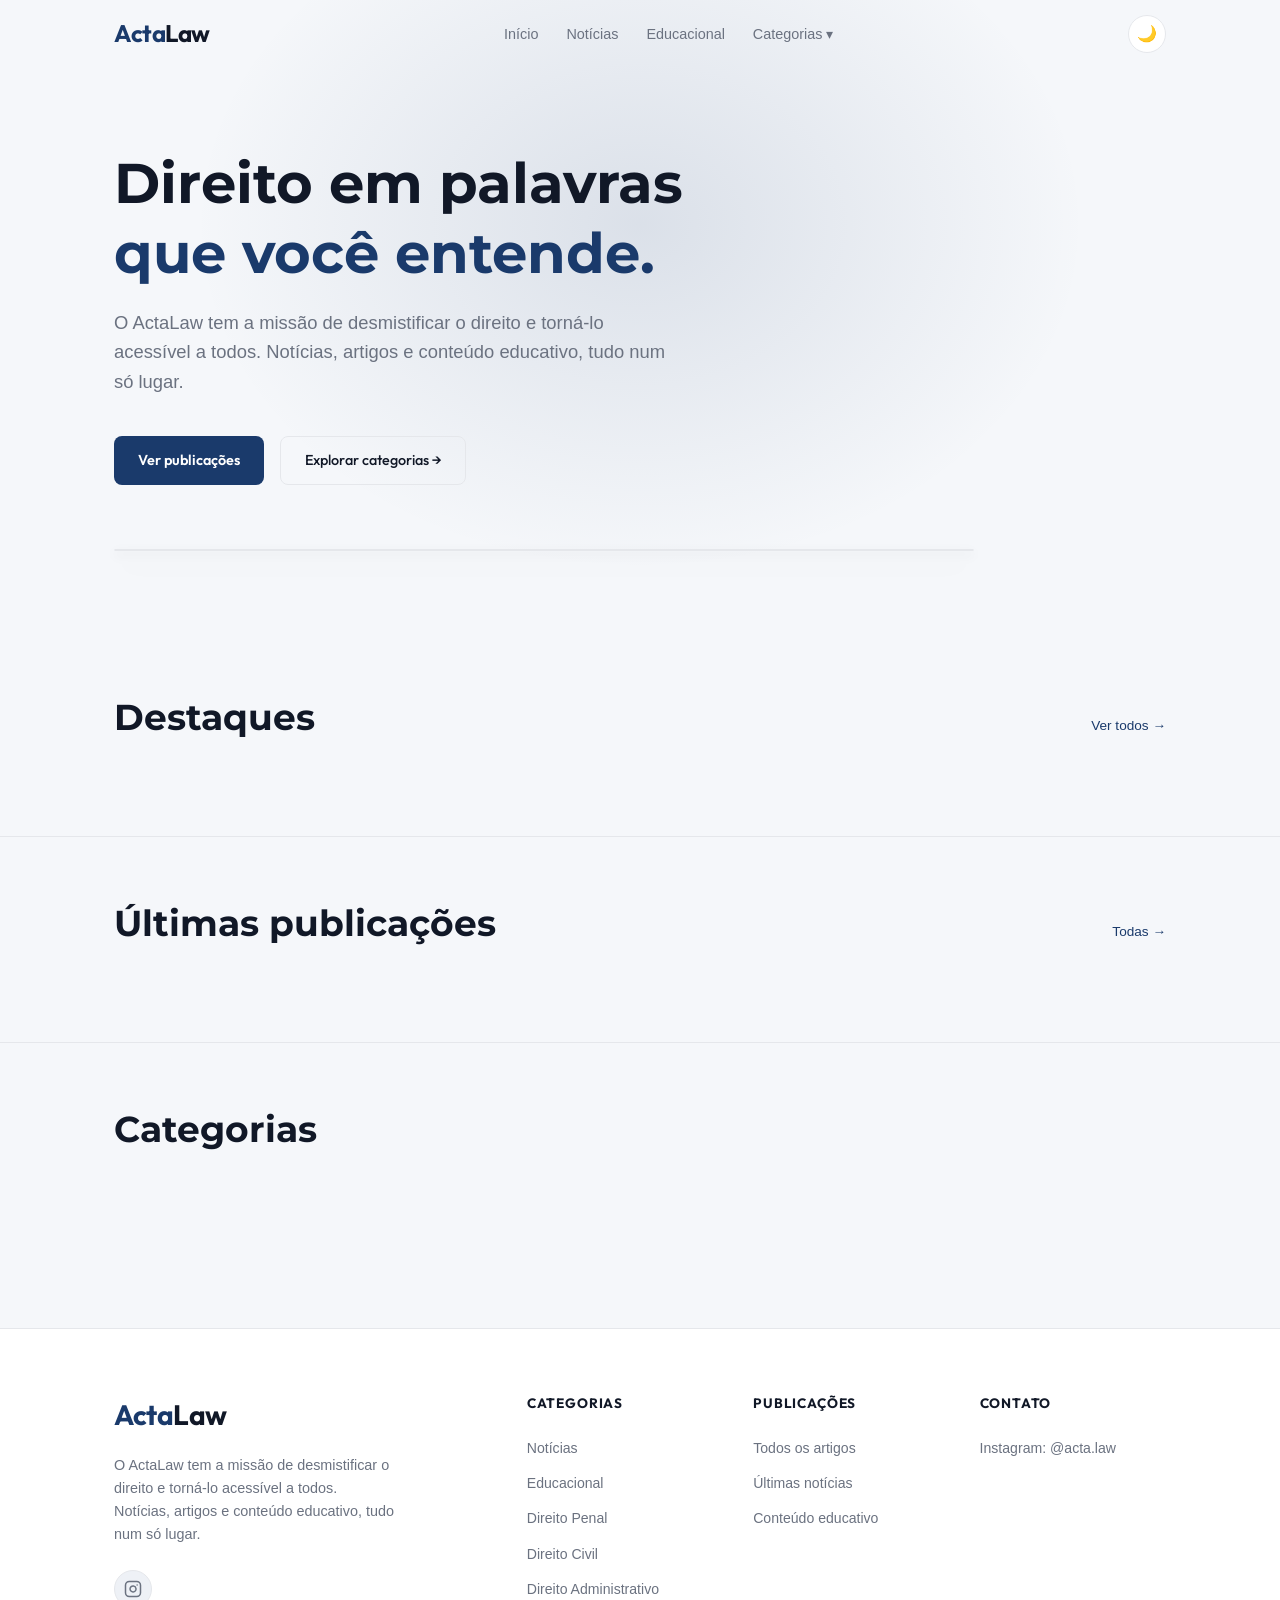
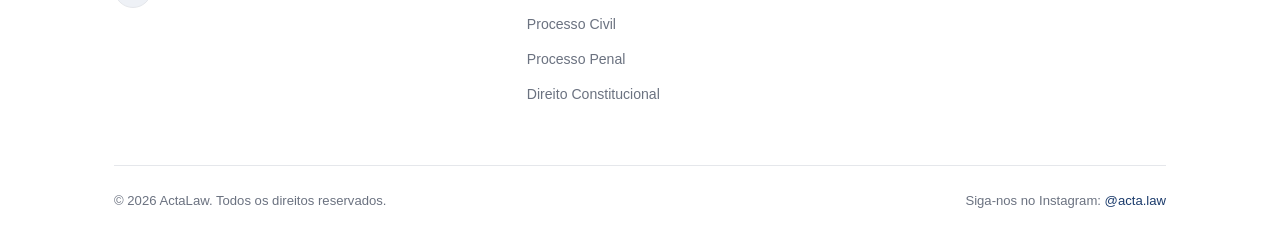
<file: index.html>
<!DOCTYPE html>
<html lang="pt-BR">
<head>
  <meta charset="UTF-8">
  <meta name="viewport" content="width=device-width, initial-scale=1.0">
  <title>ActaLaw — Direito em palavras que você entende</title>
  <meta name="description" content="O ActaLaw tem a missão de desmistificar o direito e torná-lo acessível a todos. Notícias, artigos e conteúdo educativo num só lugar.">
  <meta property="og:type" content="website">
  <meta property="og:site_name" content="ActaLaw">
  <meta property="og:locale" content="pt_BR">
  <meta property="og:title" content="ActaLaw — Direito em palavras que você entende">
  <meta property="og:description" content="O ActaLaw tem a missão de desmistificar o direito e torná-lo acessível a todos. Notícias, artigos e conteúdo educativo.">
  <meta property="og:url" content="https://actalaw.com.br">
  <meta name="twitter:card" content="summary_large_image">
  <link rel="shortcut icon" type="image/x-icon" href="./acta.ico">
  <link rel="icon" type="image/x-icon" href="./acta.ico">
  <link rel="stylesheet" href="css/styles.css">
</head>
<body>

  <!-- ─── Navbar ─── -->
  <header class="navbar" role="banner">
    <div class="navbar-inner">
      <a href="index.html" class="nav-logo" aria-label="ActaLaw — Página inicial">
        Acta<span>Law</span>
      </a>

      <nav aria-label="Navegação principal">
        <ul class="nav-links">
          <li><a href="index.html">Início</a></li>
          <li><a href="categoria?cat=noticias">Notícias</a></li>
          <li><a href="categoria?cat=explicacoes">Educacional</a></li>
          <li class="nav-dropdown">
            <button class="nav-dropdown-btn" aria-expanded="false" aria-haspopup="true">
              Categorias <span aria-hidden="true">▾</span>
            </button>
            <ul class="dropdown-menu" role="menu">
              <li><a href="categoria?cat=direito-penal" role="menuitem">Direito Penal</a></li>
              <li><a href="categoria?cat=direito-civil" role="menuitem">Direito Civil</a></li>
              <li><a href="categoria?cat=direito-administrativo" role="menuitem">Direito Administrativo</a></li>
              <li><a href="categoria?cat=processo-civil" role="menuitem">Processo Civil</a></li>
              <li><a href="categoria?cat=processo-penal" role="menuitem">Processo Penal</a></li>
              <li><a href="categoria?cat=direito-constitucional" role="menuitem">Direito Constitucional</a></li>
            </ul>
          </li>
        </ul>
      </nav>

      <div class="nav-actions">
        <button class="theme-btn" id="theme-toggle" aria-label="Alternar tema claro/escuro">🌙</button>
        <button class="hamburger" aria-label="Abrir menu" aria-expanded="false" aria-controls="mobile-menu">
          <span></span><span></span><span></span>
        </button>
      </div>
    </div>
  </header>

  <!-- Mobile menu -->
  <nav class="mobile-menu" id="mobile-menu" aria-label="Menu mobile">
    <a href="index.html">Início</a>
    <a href="categoria?cat=noticias">Notícias</a>
    <a href="categoria?cat=explicacoes">Educacional</a>
    <a href="categoria?cat=direito-penal">Direito Penal</a>
    <a href="categoria?cat=direito-civil">Direito Civil</a>
    <a href="categoria?cat=direito-administrativo">Direito Administrativo</a>
    <a href="categoria?cat=processo-civil">Processo Civil</a>
    <a href="categoria?cat=processo-penal">Processo Penal</a>
    <a href="categoria?cat=direito-constitucional">Direito Constitucional</a>
  </nav>

  <main>

    <!-- ─── Hero ─── -->
    <section class="hero" aria-labelledby="hero-heading">
      <div class="hero-bg-gradient" aria-hidden="true"></div>
      <div class="section hero-content">
        <div class="animate-hero">
          <h1 id="hero-heading">
            Direito em palavras<br>
            <em>que você entende.</em>
          </h1>
          <p class="hero-sub">
            O ActaLaw tem a missão de desmistificar o direito e torná-lo acessível a todos.
            Notícias, artigos e conteúdo educativo, tudo num só lugar.
          </p>
          <div class="hero-ctas">
            <a href="categoria.html" class="btn-primary">Ver publicações</a>
            <a href="#categorias" class="btn-ghost">Explorar categorias →</a>
          </div>
          <div class="hero-preview" id="hero-preview" aria-label="Artigo em destaque"></div>
        </div>
      </div>
    </section>

    <!-- ─── Destaques ─── -->
    <section class="section section-block" aria-labelledby="featured-heading">
      <div class="section-header">
        <h2 id="featured-heading">Destaques</h2>
        <a href="categoria.html">Ver todos →</a>
      </div>
      <div id="featured-container"></div>
    </section>

    <div class="divider"></div>

    <!-- ─── Últimas publicações ─── -->
    <section class="section section-block" aria-labelledby="latest-heading">
      <div class="section-header">
        <h2 id="latest-heading">Últimas publicações</h2>
        <a href="categoria.html">Todas →</a>
      </div>
      <div id="latest-container"></div>
    </section>

    <div class="divider"></div>

    <!-- ─── Categorias ─── -->
    <section class="section section-block" id="categorias" aria-labelledby="categories-heading">
      <div class="section-header">
        <h2 id="categories-heading">Categorias</h2>
      </div>
      <div id="categories-container"></div>
    </section>

  </main>

  <!-- ─── Footer ─── -->
  <footer class="footer" role="contentinfo">
    <div class="section">
      <div class="footer-grid">
        <div class="footer-brand">
          <a href="index.html" class="nav-logo">Acta<span>Law</span></a>
          <p>
            O ActaLaw tem a missão de desmistificar o direito e torná-lo acessível a todos. Notícias, artigos e conteúdo educativo, tudo num só lugar.
          </p>
          <div class="social-links">
            <a href="https://www.instagram.com/acta.law" target="_blank" rel="noopener noreferrer"
              class="social-link" aria-label="Instagram do ActaLaw">
              <svg width="18" height="18" viewBox="0 0 24 24" fill="none" stroke="currentColor" stroke-width="2" stroke-linecap="round" stroke-linejoin="round">
                <rect x="2" y="2" width="20" height="20" rx="5" ry="5"/>
                <path d="M16 11.37A4 4 0 1 1 12.63 8 4 4 0 0 1 16 11.37z"/>
                <line x1="17.5" y1="6.5" x2="17.51" y2="6.5"/>
              </svg>
            </a>
          </div>
        </div>

        <div class="footer-col">
          <h5>Categorias</h5>
          <ul>
            <li><a href="categoria?cat=noticias">Notícias</a></li>
            <li><a href="categoria?cat=explicacoes">Educacional</a></li>
            <li><a href="categoria?cat=direito-penal">Direito Penal</a></li>
            <li><a href="categoria?cat=direito-civil">Direito Civil</a></li>
            <li><a href="categoria?cat=direito-administrativo">Direito Administrativo</a></li>
            <li><a href="categoria?cat=processo-civil">Processo Civil</a></li>
            <li><a href="categoria?cat=processo-penal">Processo Penal</a></li>
            <li><a href="categoria?cat=direito-constitucional">Direito Constitucional</a></li>
          </ul>
        </div>

        <div class="footer-col">
          <h5>Publicações</h5>
          <ul>
            <li><a href="categoria.html">Todos os artigos</a></li>
            <li><a href="categoria?cat=noticias">Últimas notícias</a></li>
            <li><a href="categoria?cat=explicacoes">Conteúdo educativo</a></li>
          </ul>
        </div>

        <div class="footer-col">
          <h5>Contato</h5>
          <ul>
            <li>
              <a href="https://www.instagram.com/acta.law" target="_blank" rel="noopener noreferrer">
                Instagram: @acta.law
              </a>
            </li>
          </ul>
        </div>
      </div>

      <div class="footer-bottom">
        <p>&copy; 2026 ActaLaw. Todos os direitos reservados.</p>
        <p>
          Siga-nos no Instagram:
          <a href="https://www.instagram.com/acta.law" target="_blank" rel="noopener noreferrer">@acta.law</a>
        </p>
      </div>
    </div>
  </footer>

  <script type="module" src="js/home.js"></script>
</body>
</html>
</file>
<file: css/styles.css>
@import url('https://fonts.googleapis.com/css2?family=Montserrat:wght@400;500;600;700;800&family=Outfit:wght@400;500;600;700&display=swap');

/* ─── Design tokens ─── */
:root {
  --bg: #f5f7fa;
  --surface: #ffffff;
  --surface-2: #eef1f6;
  --primary: #1a3a6b;
  --primary-hover: #0f2347;
  --text: #111827;
  --text-muted: #6b7280;
  --border: #e5e7eb;
  --accent: #1a3a6b;
  --accent-light: #dbeafe;
  --shadow: 0 1px 3px rgba(0, 0, 0, .08), 0 4px 16px rgba(0, 0, 0, .06);
  --shadow-hover: 0 4px 12px rgba(0, 0, 0, .12), 0 12px 32px rgba(0, 0, 0, .1);
  --radius: 12px;
  --radius-sm: 8px;
  --navbar-h: 68px;
}

[data-theme="dark"] {
  --bg: #0a0f1e;
  --surface: #111827;
  --surface-2: #1a2235;
  --primary: #60a5fa;
  --primary-hover: #93c5fd;
  --text: #f1f5f9;
  --text-muted: #94a3b8;
  --border: #1e293b;
  --accent: #60a5fa;
  --accent-light: #1e3a5f;
  --shadow: 0 1px 3px rgba(0, 0, 0, .3), 0 4px 16px rgba(0, 0, 0, .25);
  --shadow-hover: 0 4px 12px rgba(0, 0, 0, .4), 0 12px 32px rgba(0, 0, 0, .3);
}

/* ─── Reset ─── */
*,
*::before,
*::after {
  box-sizing: border-box;
  margin: 0;
  padding: 0;
}

html {
  scroll-behavior: smooth;
}

body {
  font-family: 'Helvetica Neue', Helvetica, Arial, sans-serif;
  font-size: 1rem;
  line-height: 1.6;
  background: var(--bg);
  color: var(--text);
  transition: background .25s, color .25s;
  min-height: 100vh;
}

img {
  max-width: 100%;
  display: block;
}

a {
  color: inherit;
  text-decoration: none;
}

/* ─── Typography ─── */
h1,
h2,
h3,
h4 {
  font-family: 'Montserrat', sans-serif;
  line-height: 1.25;
  font-weight: 700;
  color: var(--text);
}

h1 {
  font-size: clamp(2rem, 5vw, 3.5rem);
}

h2 {
  font-size: clamp(1.5rem, 3.5vw, 2.25rem);
}

h3 {
  font-size: clamp(1.1rem, 2.5vw, 1.4rem);
}

p {
  color: var(--text-muted);
}

#cat-desc {
  font-family: 'Outfit', sans-serif;
}

.sidebar-article h6,
.sidebar-block h5 {
  font-family: 'Outfit', sans-serif;
}

/* ─── Layout ─── */
.section {
  max-width: 1100px;
  margin-inline: auto;
  padding-inline: 1.5rem;
}

.section-block {
  padding-block: 4rem;
}

/* ─── Navbar ─── */
.navbar {
  position: fixed;
  top: 0;
  left: 0;
  right: 0;
  z-index: 100;
  height: var(--navbar-h);
  border-bottom: 1px solid transparent;
  transition: background .2s, border-color .2s, backdrop-filter .2s;
}

.navbar.scrolled {
  background: color-mix(in srgb, var(--bg) 80%, transparent);
  backdrop-filter: blur(20px);
  -webkit-backdrop-filter: blur(20px);
  border-color: var(--border);
}

.navbar-inner {
  max-width: 1100px;
  margin-inline: auto;
  padding-inline: 1.5rem;
  height: 100%;
  display: flex;
  align-items: center;
  justify-content: space-between;
  gap: 2rem;
}

.nav-logo {
  font-family: 'Outfit', sans-serif;
  font-size: 1.5rem;
  font-weight: 700;
  color: var(--primary);
  letter-spacing: -.5px;
  flex-shrink: 0;
}

.nav-logo span {
  color: var(--text);
}

.nav-links {
  display: flex;
  align-items: center;
  gap: 1.75rem;
  list-style: none;
}

.nav-links a {
  font-size: .9rem;
  font-weight: 500;
  color: var(--text-muted);
  transition: color .15s;
}

.nav-links a:hover {
  color: var(--text);
}

/* ─── Navbar dropdown ─── */
.nav-dropdown {
  position: relative;
}

.nav-dropdown-btn {
  font-size: .9rem;
  font-weight: 500;
  color: var(--text-muted);
  background: none;
  border: none;
  cursor: pointer;
  display: flex;
  align-items: center;
  gap: .25rem;
  padding: 0;
  font-family: inherit;
  transition: color .15s;
}

.nav-dropdown-btn:hover,
.nav-dropdown-btn[aria-expanded="true"] {
  color: var(--text);
}

.dropdown-menu {
  display: none;
  position: absolute;
  top: calc(100% + .75rem);
  left: 50%;
  transform: translateX(-50%);
  background: var(--surface);
  border: 1px solid var(--border);
  border-radius: var(--radius-sm);
  box-shadow: var(--shadow-hover);
  list-style: none;
  min-width: 210px;
  padding: .5rem 0;
  z-index: 200;
}

.dropdown-menu.open {
  display: block;
}

.dropdown-menu li a {
  display: block;
  padding: .6rem 1.25rem;
  font-size: .875rem;
  font-weight: 500;
  color: var(--text-muted);
  transition: color .15s, background .15s;
  white-space: nowrap;
}

.dropdown-menu li a:hover {
  color: var(--text);
  background: var(--surface-2);
}

.nav-actions {
  display: flex;
  align-items: center;
  gap: .75rem;
  flex-shrink: 0;
}

/* theme toggle */
.theme-btn {
  width: 38px;
  height: 38px;
  border-radius: 50%;
  border: 1px solid var(--border);
  background: var(--surface);
  color: var(--text);
  cursor: pointer;
  display: flex;
  align-items: center;
  justify-content: center;
  font-size: 1rem;
  transition: background .2s, border-color .2s;
}

.theme-btn:hover {
  background: var(--surface-2);
}

/* hamburger */
.hamburger {
  display: none;
  width: 38px;
  height: 38px;
  border-radius: var(--radius-sm);
  border: 1px solid var(--border);
  background: var(--surface);
  color: var(--text);
  cursor: pointer;
  align-items: center;
  justify-content: center;
  flex-direction: column;
  gap: 5px;
  padding: 9px;
}

.hamburger span {
  display: block;
  width: 100%;
  height: 2px;
  background: var(--text);
  border-radius: 2px;
  transition: transform .2s, opacity .2s;
}

.hamburger.open span:nth-child(1) {
  transform: translateY(7px) rotate(45deg);
}

.hamburger.open span:nth-child(2) {
  opacity: 0;
}

.hamburger.open span:nth-child(3) {
  transform: translateY(-7px) rotate(-45deg);
}

/* mobile menu */
.mobile-menu {
  display: none;
  position: fixed;
  top: var(--navbar-h);
  left: 0;
  right: 0;
  background: var(--surface);
  border-bottom: 1px solid var(--border);
  padding: 1.5rem;
  z-index: 99;
  flex-direction: column;
  gap: 1rem;
  box-shadow: var(--shadow);
}

.mobile-menu.open {
  display: flex;
}

.mobile-menu a {
  font-size: 1rem;
  font-weight: 500;
  color: var(--text-muted);
  padding: .5rem 0;
  border-bottom: 1px solid var(--border);
  transition: color .15s;
}

.mobile-menu a:last-child {
  border: none;
}

.mobile-menu a:hover {
  color: var(--text);
}

/* ─── Buttons ─── */
.btn-primary {
  display: inline-flex;
  align-items: center;
  gap: .5rem;
  padding: .75rem 1.5rem;
  background: var(--primary);
  color: #fff;
  font-family: 'Outfit', sans-serif;
  font-size: .9rem;
  font-weight: 600;
  border: none;
  border-radius: var(--radius-sm);
  cursor: pointer;
  transition: background .2s, transform .15s;
  white-space: nowrap;
}

[data-theme="dark"] .btn-primary {
  color: var(--bg);
}

.btn-primary:hover {
  background: var(--primary-hover);
  transform: translateY(-1px);
}

[data-theme="dark"] .btn-primary:hover {
  background: var(--primary-hover);
}

.btn-ghost {
  display: inline-flex;
  align-items: center;
  gap: .5rem;
  padding: .75rem 1.5rem;
  background: transparent;
  color: var(--text);
  font-family: 'Outfit', sans-serif;
  font-size: .9rem;
  font-weight: 500;
  border: 1px solid var(--border);
  border-radius: var(--radius-sm);
  cursor: pointer;
  transition: background .2s, border-color .2s;
  white-space: nowrap;
}

.btn-ghost:hover {
  background: var(--surface-2);
  border-color: var(--text-muted);
}

/* ─── Badge ─── */
.badge {
  display: inline-block;
  padding: .2rem .65rem;
  background: var(--accent-light);
  color: var(--primary);
  font-size: .75rem;
  font-weight: 600;
  border-radius: 999px;
  text-transform: uppercase;
  letter-spacing: .04em;
}

/* ─── Hero ─── */
.hero {
  padding-top: calc(var(--navbar-h) + 5rem);
  padding-bottom: 5rem;
  position: relative;
  overflow: hidden;
}

.hero::before {
  content: '';
  position: absolute;
  inset: 0;
  background: radial-gradient(ellipse 120% 80% at 50% 110%, transparent 0%, var(--bg) 70%);
  z-index: 0;
}

.hero-bg-gradient {
  position: absolute;
  top: -20%;
  left: 50%;
  transform: translateX(-50%);
  width: 900px;
  height: 700px;
  background: radial-gradient(ellipse at center, color-mix(in srgb, var(--primary) 12%, transparent) 0%, transparent 70%);
  pointer-events: none;
  z-index: 0;
}

.hero-content {
  position: relative;
  z-index: 1;
}

.hero-label {
  display: inline-flex;
  align-items: center;
  gap: .5rem;
  padding: .3rem .9rem;
  background: var(--accent-light);
  color: var(--primary);
  font-size: .8rem;
  font-weight: 600;
  border-radius: 999px;
  margin-bottom: 1.5rem;
  border: 1px solid color-mix(in srgb, var(--primary) 20%, transparent);
}

.hero h1 {
  max-width: 700px;
  margin-bottom: 1.25rem;
}

.hero h1 em {
  font-style: normal;
  color: var(--primary);
}

.hero-sub {
  font-size: 1.15rem;
  max-width: 560px;
  margin-bottom: 2.5rem;
  color: var(--text-muted);
}

.hero-ctas {
  display: flex;
  gap: 1rem;
  flex-wrap: wrap;
  margin-bottom: 4rem;
}

/* hero article preview */
.hero-preview {
  position: relative;
  border-radius: var(--radius);
  overflow: hidden;
  border: 1px solid var(--border);
  box-shadow: var(--shadow-hover);
  max-width: 860px;
}

.hero-preview::before {
  content: '';
  position: absolute;
  inset: 0;
  background: linear-gradient(to top, var(--bg) 0%, transparent 40%);
  z-index: 1;
}

.hero-preview img {
  width: 100%;
  height: 420px;
  object-fit: cover;
  display: block;
  transition: transform .5s;
}

.hero-preview:hover img {
  transform: scale(1.02);
}

.hero-preview-caption {
  position: absolute;
  bottom: 0;
  left: 0;
  right: 0;
  padding: 2rem;
  z-index: 2;
}

.hero-preview-caption .badge {
  margin-bottom: .75rem;
}

.hero-preview-caption h3 {
  font-size: clamp(1.1rem, 2.5vw, 1.5rem);
  color: var(--text);
  margin-bottom: .5rem;
}

.hero-preview-caption p {
  font-size: .9rem;
}

/* ─── Section header ─── */
.section-header {
  display: flex;
  align-items: baseline;
  justify-content: space-between;
  margin-bottom: 2rem;
  gap: 1rem;
}

.section-header h2 {
  margin: 0;
}

.section-header a {
  font-size: .85rem;
  font-weight: 500;
  color: var(--primary);
  white-space: nowrap;
  display: flex;
  align-items: center;
  gap: .25rem;
  transition: gap .15s;
}

.section-header a:hover {
  gap: .5rem;
}

/* ─── Card ─── */
.card {
  background: var(--surface);
  border: 1px solid var(--border);
  border-radius: var(--radius);
  overflow: hidden;
  cursor: pointer;
  transition: transform .2s, box-shadow .2s, border-color .2s;
  display: flex;
  flex-direction: column;
}

.card:hover {
  transform: translateY(-4px);
  box-shadow: var(--shadow-hover);
  border-color: color-mix(in srgb, var(--primary) 30%, var(--border));
}

.card-img {
  width: 100%;
  height: 200px;
  object-fit: cover;
  display: block;
}

.card-body {
  padding: 1.25rem;
  flex: 1;
  display: flex;
  flex-direction: column;
  gap: .6rem;
}

.card-meta {
  display: flex;
  align-items: center;
  gap: .75rem;
  font-size: .78rem;
  color: var(--text-muted);
}

.card-meta .dot {
  opacity: .4;
}

.card h3 {
  font-size: 1.05rem;
  color: var(--text);
  display: -webkit-box;
  -webkit-line-clamp: 3;
  -webkit-box-orient: vertical;
  overflow: hidden;
}

.card p {
  font-size: .875rem;
  display: -webkit-box;
  -webkit-line-clamp: 3;
  -webkit-box-orient: vertical;
  overflow: hidden;
  flex: 1;
}

.card-link {
  font-size: .82rem;
  font-weight: 600;
  color: var(--primary);
  display: inline-flex;
  align-items: center;
  gap: .25rem;
  margin-top: .5rem;
  transition: gap .15s;
}

.card:hover .card-link {
  gap: .5rem;
}

/* ─── Featured (large cards) ─── */
.featured-grid {
  display: grid;
  grid-template-columns: 1.5fr 1fr;
  gap: 1.25rem;
}

.featured-grid .card-img {
  height: 260px;
}

.featured-grid .card:first-child .card-img {
  height: 320px;
}

.featured-grid .col-right {
  display: flex;
  flex-direction: column;
  gap: 1.25rem;
}

.featured-grid .col-right .card-img {
  height: 145px;
}

/* ─── Latest grid ─── */
.latest-grid {
  display: grid;
  grid-template-columns: repeat(3, 1fr);
  gap: 1.25rem;
}

/* ─── Categories ─── */
.categories-grid {
  display: grid;
  grid-template-columns: repeat(4, 1fr);
  gap: 1rem;
}

.cat-card {
  background: var(--surface);
  border: 1px solid var(--border);
  border-radius: var(--radius);
  padding: 1.5rem 1.25rem;
  cursor: pointer;
  transition: transform .2s, box-shadow .2s, border-color .2s, background .2s;
  text-align: center;
}

.cat-card:hover {
  transform: translateY(-4px);
  box-shadow: var(--shadow-hover);
  border-color: var(--primary);
  background: var(--accent-light);
}

.cat-icon {
  font-size: 2rem;
  margin-bottom: .75rem;
}

.cat-card h4 {
  font-family: 'Outfit', sans-serif;
  font-size: .9rem;
  font-weight: 600;
  color: var(--text);
  margin-bottom: .35rem;
}

.cat-card p {
  font-size: .78rem;
  color: var(--text-muted);
}

/* ─── Divider ─── */
.divider {
  height: 1px;
  background: var(--border);
  margin: 0;
}

/* ─── Footer ─── */
.footer {
  background: var(--surface);
  border-top: 1px solid var(--border);
  padding-top: 4rem;
  padding-bottom: 2rem;
  margin-top: 5rem;
}

.footer-grid {
  display: grid;
  grid-template-columns: 2fr 1fr 1fr 1fr;
  gap: 2.5rem;
  margin-bottom: 3rem;
}

.footer-brand .nav-logo {
  font-size: 1.75rem;
  display: inline-block;
  margin-bottom: 1rem;
}

.footer-brand p {
  font-size: .9rem;
  max-width: 280px;
  margin-bottom: 1.5rem;
}

.social-links {
  display: flex;
  gap: .75rem;
}

.social-link {
  display: flex;
  align-items: center;
  justify-content: center;
  width: 38px;
  height: 38px;
  border-radius: 50%;
  border: 1px solid var(--border);
  background: var(--surface-2);
  color: var(--text-muted);
  font-size: .9rem;
  transition: background .2s, color .2s, border-color .2s;
}

.social-link:hover {
  background: var(--primary);
  color: #fff;
  border-color: var(--primary);
}

[data-theme="dark"] .social-link:hover {
  color: var(--bg);
}

.footer-col h5 {
  font-family: 'Outfit', sans-serif;
  font-size: .85rem;
  font-weight: 700;
  color: var(--text);
  text-transform: uppercase;
  letter-spacing: .06em;
  margin-bottom: 1.25rem;
}

.footer-col ul {
  list-style: none;
}

.footer-col li {
  margin-bottom: .6rem;
}

.footer-col a {
  font-size: .88rem;
  color: var(--text-muted);
  transition: color .15s;
}

.footer-col a:hover {
  color: var(--primary);
}

.footer-bottom {
  padding-top: 1.5rem;
  border-top: 1px solid var(--border);
  display: flex;
  align-items: center;
  justify-content: space-between;
  gap: 1rem;
  flex-wrap: wrap;
}

.footer-bottom p {
  font-size: .82rem;
  color: var(--text-muted);
}

.footer-bottom a {
  color: var(--primary);
  font-weight: 500;
  transition: opacity .15s;
}

.footer-bottom a:hover {
  opacity: .75;
}

/* ─── Article page ─── */
.page-header {
  padding-top: calc(var(--navbar-h) + 3rem);
  padding-bottom: 3rem;
}

.breadcrumb {
  display: flex;
  align-items: center;
  gap: .5rem;
  font-size: .82rem;
  color: var(--text-muted);
  margin-bottom: 1.5rem;
  flex-wrap: wrap;
}

.breadcrumb a {
  transition: color .15s;
}

.breadcrumb a:hover {
  color: var(--primary);
}

.breadcrumb .sep {
  opacity: .4;
}

.article-meta {
  display: flex;
  align-items: center;
  gap: 1rem;
  margin-bottom: 1.25rem;
  flex-wrap: wrap;
}

.article-meta .dot {
  opacity: .3;
  color: var(--text-muted);
}

.article-meta span {
  font-size: .85rem;
  color: var(--text-muted);
}

.article-title {
  max-width: 820px;
  margin-bottom: 1rem;
}

.article-excerpt {
  font-size: 1.1rem;
  max-width: 680px;
  color: var(--text-muted);
  line-height: 1.7;
}

.article-img {
  width: 100%;
  max-height: 480px;
  object-fit: cover;
  border-radius: var(--radius);
  margin-bottom: 2.5rem;
}

.article-body {
  max-width: 720px;
}

.article-body p {
  color: var(--text);
  font-size: 1.05rem;
  line-height: 1.85;
  margin-bottom: 1.5rem;
}

.article-body h2 {
  font-size: 1.5rem;
  margin-top: 2.5rem;
  margin-bottom: 1rem;
}

.article-body h3 {
  font-size: 1.2rem;
  margin-top: 2rem;
  margin-bottom: .75rem;
}

.article-body blockquote {
  border-left: 4px solid var(--primary);
  padding: 1rem 1.5rem;
  margin: 2rem 0;
  background: var(--accent-light);
  border-radius: 0 var(--radius-sm) var(--radius-sm) 0;
}

.article-body blockquote p {
  font-style: italic;
  font-size: 1.1rem;
  color: var(--text);
  margin: 0;
}

.article-body ul,
.article-body ol {
  padding-left: 1.5rem;
  margin-bottom: 1.5rem;
}

.article-body li {
  color: var(--text);
  font-size: 1.05rem;
  line-height: 1.8;
  margin-bottom: .4rem;
}

/* article layout */
.article-layout {
  display: grid;
  grid-template-columns: 1fr 300px;
  gap: 4rem;
  align-items: start;
  padding-bottom: 5rem;
}

.article-sidebar {
  position: sticky;
  top: calc(var(--navbar-h) + 1.5rem);
}

.sidebar-block {
  background: var(--surface);
  border: 1px solid var(--border);
  border-radius: var(--radius);
  padding: 1.25rem;
  margin-bottom: 1.25rem;
}

.sidebar-block h5 {
  font-family: 'Outfit', sans-serif;
  font-size: .8rem;
  font-weight: 700;
  text-transform: uppercase;
  letter-spacing: .06em;
  color: var(--text-muted);
  margin-bottom: 1rem;
}

.sidebar-article {
  display: flex;
  gap: .75rem;
  padding: .75rem 0;
  border-bottom: 1px solid var(--border);
  cursor: pointer;
  transition: opacity .15s;
}

.sidebar-article:last-child {
  border: none;
  padding-bottom: 0;
}

.sidebar-article:hover {
  opacity: .8;
}

.sidebar-article img {
  width: 60px;
  height: 60px;
  object-fit: cover;
  border-radius: var(--radius-sm);
  flex-shrink: 0;
}

.sidebar-article h6 {
  font-family: 'Outfit', sans-serif;
  font-size: .85rem;
  font-weight: 700;
  color: var(--text);
  line-height: 1.3;
  display: -webkit-box;
  -webkit-line-clamp: 3;
  -webkit-box-orient: vertical;
  overflow: hidden;
}

/* ─── Category page ─── */
.cat-page-header {
  padding-top: calc(var(--navbar-h) + 3rem);
  padding-bottom: 3rem;
  border-bottom: 1px solid var(--border);
  margin-bottom: 3rem;
}

.cat-tabs {
  display: flex;
  gap: .5rem;
  flex-wrap: wrap;
  margin-top: 2rem;
}

.cat-tab {
  padding: .4rem 1rem;
  border-radius: 999px;
  border: 1px solid var(--border);
  background: var(--surface);
  color: var(--text-muted);
  font-size: .85rem;
  font-weight: 500;
  cursor: pointer;
  transition: background .2s, color .2s, border-color .2s;
  font-family: 'Outfit', sans-serif;
}

.cat-tab:hover,
.cat-tab.active {
  background: var(--primary);
  color: #fff;
  border-color: var(--primary);
}

[data-theme="dark"] .cat-tab:hover,
[data-theme="dark"] .cat-tab.active {
  color: var(--bg);
}

/* ─── Empty state ─── */
.empty-state {
  text-align: center;
  padding: 5rem 1rem;
  color: var(--text-muted);
}

.empty-state p {
  font-size: 1.1rem;
}

/* ─── Animations ─── */
@keyframes fadeSlideUp {
  from {
    opacity: 0;
    transform: translateY(20px);
    filter: blur(6px);
  }

  to {
    opacity: 1;
    transform: translateY(0);
    filter: blur(0);
  }
}

.animate-hero>* {
  opacity: 0;
  animation: fadeSlideUp .8s cubic-bezier(.16, 1, .3, 1) forwards;
}

.animate-hero>*:nth-child(1) {
  animation-delay: .1s;
}

.animate-hero>*:nth-child(2) {
  animation-delay: .25s;
}

.animate-hero>*:nth-child(3) {
  animation-delay: .4s;
}

.animate-hero>*:nth-child(4) {
  animation-delay: .55s;
}

.animate-hero>*:nth-child(5) {
  animation-delay: .7s;
}

/* ─── Responsive ─── */
@media (max-width: 900px) {
  .nav-links {
    display: none;
  }

  .hamburger {
    display: flex;
  }

  .featured-grid {
    grid-template-columns: 1fr;
  }

  .featured-grid .col-right {
    display: grid;
    grid-template-columns: 1fr 1fr;
  }

  .featured-grid .col-right .card-img {
    height: 180px;
  }

  .latest-grid {
    grid-template-columns: repeat(2, 1fr);
  }

  .categories-grid {
    grid-template-columns: repeat(2, 1fr);
  }

  .footer-grid {
    grid-template-columns: 1fr 1fr;
  }

  .article-layout {
    grid-template-columns: 1fr;
  }

  .article-sidebar {
    position: static;
  }
}

@media (max-width: 580px) {
  .featured-grid .col-right {
    grid-template-columns: 1fr;
  }

  .latest-grid {
    grid-template-columns: 1fr;
  }

  .categories-grid {
    grid-template-columns: repeat(2, 1fr);
  }

  .footer-grid {
    grid-template-columns: 1fr;
  }

  .hero-ctas {
    flex-direction: column;
  }

  .footer-bottom {
    flex-direction: column;
    text-align: center;
  }
}

@media (prefers-reduced-motion: reduce) {
  *, *::before, *::after {
    animation-duration: .01ms !important;
    animation-iteration-count: 1 !important;
    transition-duration: .01ms !important;
  }
}

#cat-name { margin-top: .5rem; }
#cat-desc { margin-top: .5rem; font-size: 1.05rem; }
</file>
